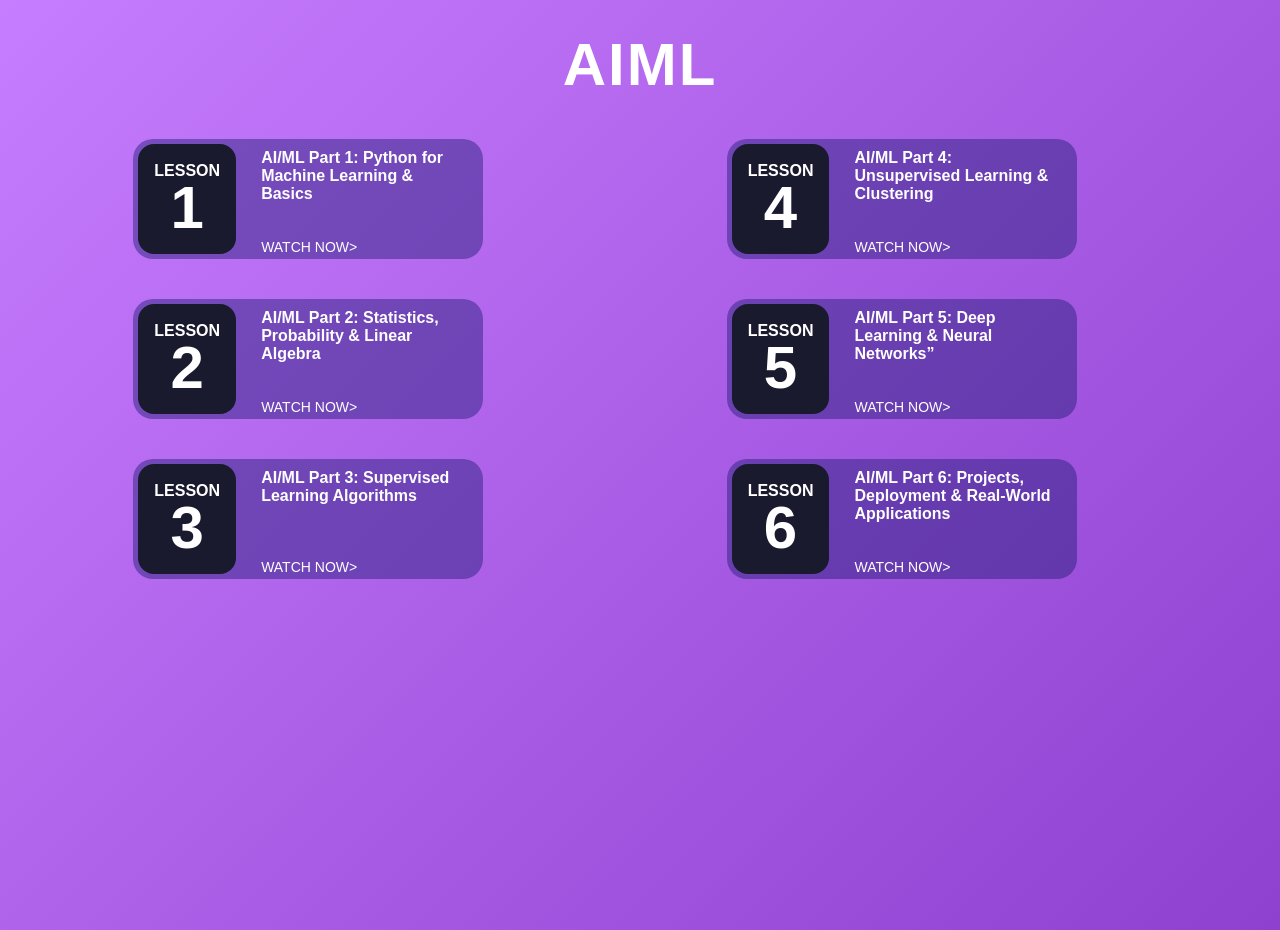
<file: aiml.html>
<!DOCTYPE html>
<html lang="en">
<head>
    <meta charset="UTF-8">
    <meta name="viewport" content="width=device-width, initial-scale=1.0">
    <title>AIML</title>
    <link rel="stylesheet" href="dsa.css">
    <link rel="preconnect" href="https://fonts.googleapis.com">
    <link rel="preconnect" href="https://fonts.gstatic.com" crossorigin>
    <link href="https://fonts.googleapis.com/css2?family=Permanent+Marker&family=Roboto:ital,wght@0,100..900;1,100..900&display=swap" rel="stylesheet">
</head>
<body>
    <div header="DSA">
        <h1>AIML</h1>
    </div>

    <div class="full-code">
        <div class="left-page">
            <div class="container">
                <div class="left">
                    <div class="lesson">
                        LESSON
                    </div> 
                    <div class="num">
                        1
                    </div>
                </div>

                <div class="right">
                    <div class="topic">
                       AI/ML Part 1: Python for Machine Learning & Basics
                    </div>
                    <div class="watch-link">
                        WATCH NOW>
                    </div>
                </div>
            </div>

            <div class="container">
                <div class="left">
                    <div class="lesson">
                        LESSON
                    </div> 
                    <div class="num">
                        2
                    </div>
                </div>

                <div class="right">
                    <div class="topic">
                        AI/ML Part 2: Statistics, Probability & Linear Algebra
                    </div>
                    <div class="watch-link">
                        WATCH NOW>
                    </div>
                </div>
            </div>

            <div class="container">
                <div class="left">
                    <div class="lesson">
                        LESSON
                    </div> 
                    <div class="num">
                        3
                    </div>
                </div>

                <div class="right">
                    <div class="topic">
                        AI/ML Part 3: Supervised Learning Algorithms
                    </div>
                    <div class="watch-link">
                        WATCH NOW>
                    </div>
                </div>
            </div>
        </div>


        <div class="right-page">
            <div class="container">
                <div class="left">
                    <div class="lesson">
                        LESSON
                    </div> 
                    <div class="num">
                        4
                    </div>
                </div>

                <div class="right">
                    <div class="topic">
                        AI/ML Part 4: Unsupervised Learning & Clustering
                    </div>
                    <div class="watch-link">
                        WATCH NOW>
                    </div>
                </div>
            </div>

            <div class="container">
                <div class="left">
                    <div class="lesson">
                        LESSON
                    </div> 
                    <div class="num">
                        5
                    </div>
                </div>

                <div class="right">
                    <div class="topic">
                        AI/ML Part 5: Deep Learning & Neural Networks”
                    </div>
                    <div class="watch-link">
                        WATCH NOW>
                    </div>
                </div>
            </div>

            <div class="container">
                <div class="left">
                    <div class="lesson">
                        LESSON
                    </div> 
                    <div class="num">
                        6
                    </div>
                </div>

                <div class="right">
                    <div class="topic">
                       AI/ML Part 6: Projects, Deployment & Real-World Applications
                    </div>
                    <div class="watch-link">
                        WATCH NOW>
                    </div>
                </div>
            </div>
        </div>
    </div>
</body>
</html>
</file>
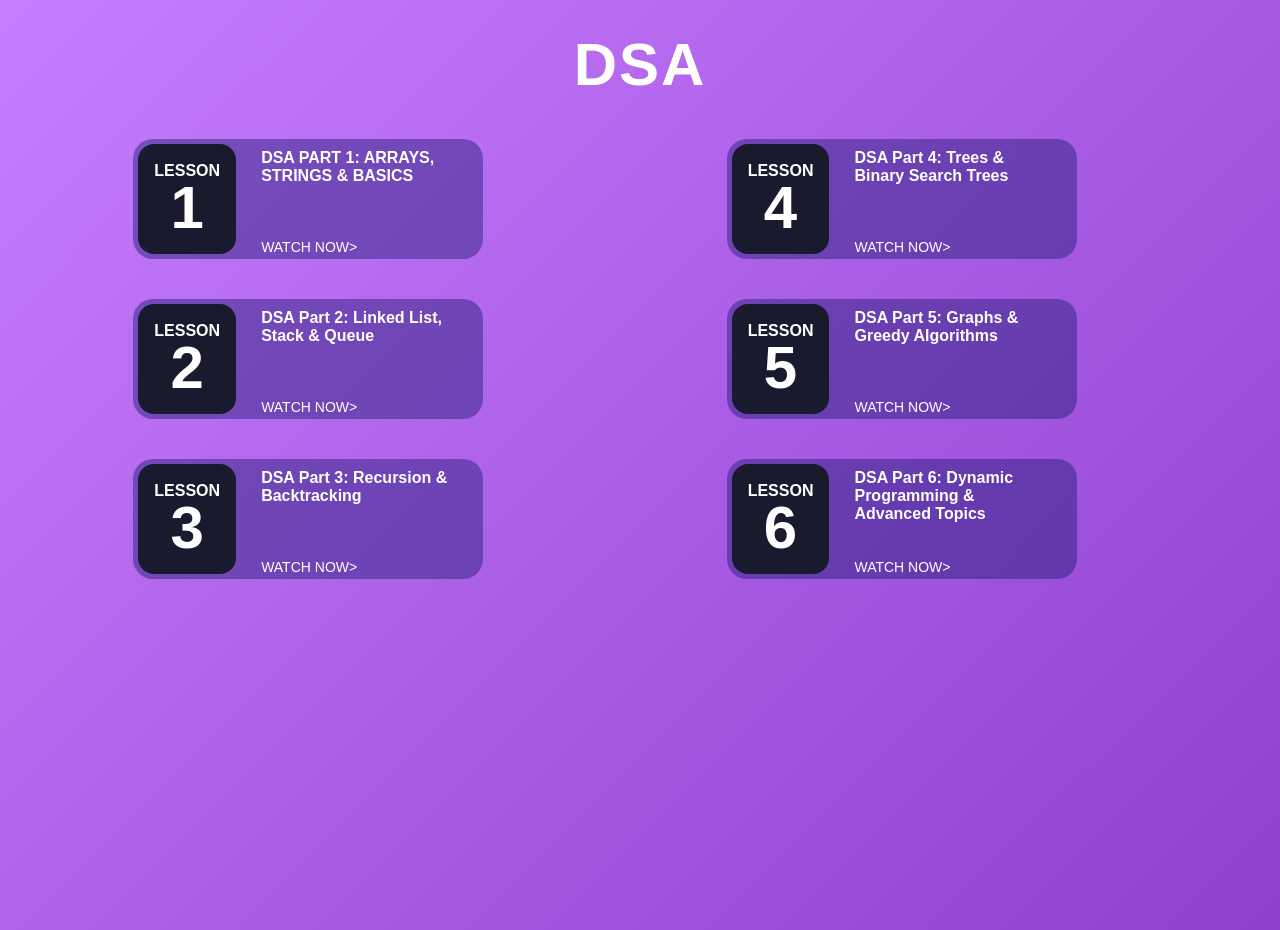
<file: dsa.html>
<!DOCTYPE html>
<html lang="en">
<head>
    <meta charset="UTF-8">
    <meta name="viewport" content="width=device-width, initial-scale=1.0">
    <title>DSA</title>
    <link rel="stylesheet" href="dsa.css">
    <link rel="preconnect" href="https://fonts.googleapis.com">
    <link rel="preconnect" href="https://fonts.gstatic.com" crossorigin>
    <link href="https://fonts.googleapis.com/css2?family=Permanent+Marker&family=Roboto:ital,wght@0,100..900;1,100..900&display=swap" rel="stylesheet">
</head>
<body>
    <div header="DSA">
        <h1>DSA</h1>
    </div>

    <div class="full-code">
        <div class="left-page">
            <div class="container">
                <div class="left">
                    <div class="lesson">
                        LESSON
                    </div> 
                    <div class="num">
                        1
                    </div>
                </div>

                <div class="right">
                    <div class="topic">
                        DSA PART 1: ARRAYS, STRINGS & BASICS
                    </div>
                    <div class="watch-link">
                        WATCH NOW>
                    </div>
                </div>
            </div>

            <div class="container">
                <div class="left">
                    <div class="lesson">
                        LESSON
                    </div> 
                    <div class="num">
                        2
                    </div>
                </div>

                <div class="right">
                    <div class="topic">
                        DSA Part 2: Linked List, Stack & Queue
                    </div>
                    <div class="watch-link">
                        WATCH NOW>
                    </div>
                </div>
            </div>

            <div class="container">
                <div class="left">
                    <div class="lesson">
                        LESSON
                    </div> 
                    <div class="num">
                        3
                    </div>
                </div>

                <div class="right">
                    <div class="topic">
                        DSA Part 3: Recursion & Backtracking
                    </div>
                    <div class="watch-link">
                        WATCH NOW>
                    </div>
                </div>
            </div>
        </div>


        <div class="right-page">
            <div class="container">
                <div class="left">
                    <div class="lesson">
                        LESSON
                    </div> 
                    <div class="num">
                        4
                    </div>
                </div>

                <div class="right">
                    <div class="topic">
                        DSA Part 4: Trees & Binary Search Trees
                    </div>
                    <div class="watch-link">
                        WATCH NOW>
                    </div>
                </div>
            </div>

            <div class="container">
                <div class="left">
                    <div class="lesson">
                        LESSON
                    </div> 
                    <div class="num">
                        5
                    </div>
                </div>

                <div class="right">
                    <div class="topic">
                        DSA Part 5: Graphs & Greedy Algorithms
                    </div>
                    <div class="watch-link">
                        WATCH NOW>
                    </div>
                </div>
            </div>

            <div class="container">
                <div class="left">
                    <div class="lesson">
                        LESSON
                    </div> 
                    <div class="num">
                        6
                    </div>
                </div>

                <div class="right">
                    <div class="topic">
                        DSA Part 6: Dynamic Programming & Advanced Topics
                    </div>
                    <div class="watch-link">
                        WATCH NOW>
                    </div>
                </div>
            </div>
        </div>
    </div>
</body>
</html>
</file>
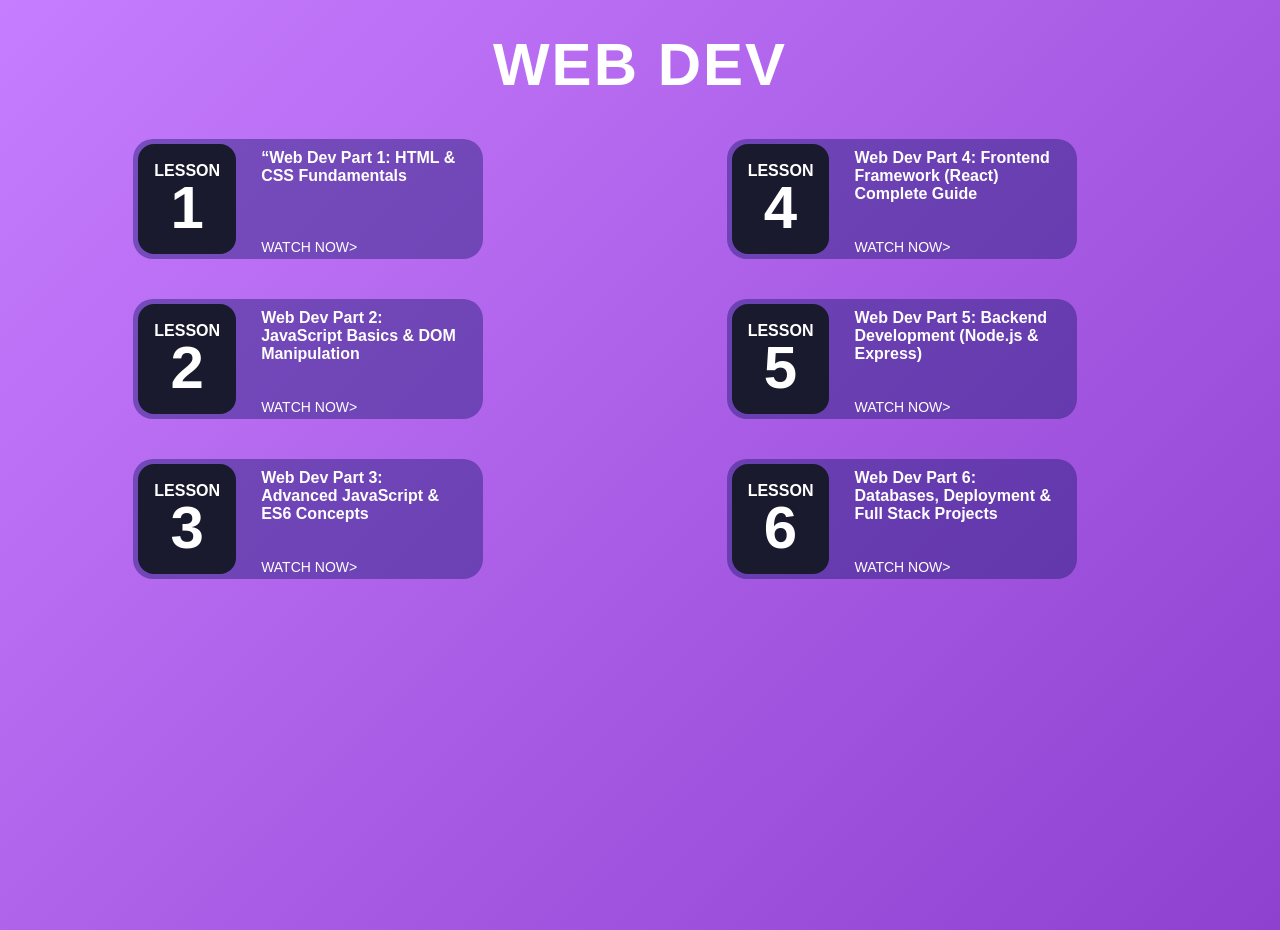
<file: webdev.html>
<!DOCTYPE html>
<html lang="en">
<head>
    <meta charset="UTF-8">
    <meta name="viewport" content="width=device-width, initial-scale=1.0">
    <title>Web Dev</title>
    <link rel="stylesheet" href="dsa.css">
    <link rel="preconnect" href="https://fonts.googleapis.com">
    <link rel="preconnect" href="https://fonts.gstatic.com" crossorigin>
    <link href="https://fonts.googleapis.com/css2?family=Permanent+Marker&family=Roboto:ital,wght@0,100..900;1,100..900&display=swap" rel="stylesheet">
</head>
<body>
    <div header="DSA">
        <h1>WEB DEV</h1>
    </div>

    <div class="full-code">
        <div class="left-page">
            <div class="container">
                <div class="left">
                    <div class="lesson">
                        LESSON
                    </div> 
                    <div class="num">
                        1
                    </div>
                </div>

                <div class="right">
                    <div class="topic">
                        “Web Dev Part 1: HTML & CSS Fundamentals
                    </div>
                    <div class="watch-link">
                        WATCH NOW>
                    </div>
                </div>
            </div>

            <div class="container">
                <div class="left">
                    <div class="lesson">
                        LESSON
                    </div> 
                    <div class="num">
                        2
                    </div>
                </div>

                <div class="right">
                    <div class="topic">
                        Web Dev Part 2: JavaScript Basics & DOM Manipulation
                    </div>
                    <div class="watch-link">
                        WATCH NOW>
                    </div>
                </div>
            </div>

            <div class="container">
                <div class="left">
                    <div class="lesson">
                        LESSON
                    </div> 
                    <div class="num">
                        3
                    </div>
                </div>

                <div class="right">
                    <div class="topic">
                        Web Dev Part 3: Advanced JavaScript & ES6 Concepts
                    </div>
                    <div class="watch-link">
                        WATCH NOW>
                    </div>
                </div>
            </div>
        </div>


        <div class="right-page">
            <div class="container">
                <div class="left">
                    <div class="lesson">
                        LESSON
                    </div> 
                    <div class="num">
                        4
                    </div>
                </div>

                <div class="right">
                    <div class="topic">
                        Web Dev Part 4: Frontend Framework (React) Complete Guide
                    </div>
                    <div class="watch-link">
                        WATCH NOW>
                    </div>
                </div>
            </div>

            <div class="container">
                <div class="left">
                    <div class="lesson">
                        LESSON
                    </div> 
                    <div class="num">
                        5
                    </div>
                </div>

                <div class="right">
                    <div class="topic">
                        Web Dev Part 5: Backend Development (Node.js & Express)
                    </div>
                    <div class="watch-link">
                        WATCH NOW>
                    </div>
                </div>
            </div>

            <div class="container">
                <div class="left">
                    <div class="lesson">
                        LESSON
                    </div> 
                    <div class="num">
                        6
                    </div>
                </div>

                <div class="right">
                    <div class="topic">
                        Web Dev Part 6: Databases, Deployment & Full Stack Projects
                    </div>
                    <div class="watch-link">
                        WATCH NOW>
                    </div>
                </div>
            </div>
        </div>
    </div>
</body>
</html>
</file>
<file: dsa.css>
*{
    margin:0;
    padding:0;
    box-sizing:border-box;
}

:root {
  --dark-amethyst: #10002b;
  --dark-amethyst-2: #240046;
  --indigo-ink: #3c096c;
  --indigo-velvet: #5a189a;
  --royal-violet: #7b2cbf;
  --lavender-purple: #9d4edd;
  --mauve-magic: #c77dff;
  --mauve: #e0aaff;
}

.full-code{
    display:flex;
    justify-content: space-evenly;
}

.left-page{
    margin-top:20px;
    display:flex;
    flex-direction:column;
    width:500px;
    gap:20px;
}

.right-page{
    margin-top:20px;
    display:flex;
    flex-direction:column;
    width:500px;
    gap:20px;
}

body{
    margin:0;
    min-height: 100vh;

    font-family: sans-serif;
    
    background: linear-gradient(
    -45deg,
    var(--dark-amethyst),
    var(--indigo-ink),
    var(--royal-violet),
    var(--mauve-magic)
  );

  background-size: 400% 400%;
  animation: gradientMove 10s ease infinite;
}

@keyframes gradientMove {
  0% {
    background-position: 0% 50%;
  }
  25% {
    background-position: 50% 100%;
  }
  50% {
    background-position: 100% 50%;
  }
  75% {
    background-position: 50% 0%;
  }
  100% {
    background-position: 0% 50%;
  }
}
    



h1{
    font-size:60px;
    text-align:center;
    margin-top:30px;
    color:white;
    letter-spacing:2px;
    font-family: 'Permanent Marker', sans-serif ;
}

.container{
    background-color: rgb(25, 25, 112,0.44);
    display:flex;
    gap:20px;
    height:120px;
    width:350px;
    color:white;
    margin-top:20px;
    margin-left:40px;
    border-radius:20px;
}

.left{
    background-color: #1a1a2e;
    display:flex;
    height:110px;
    margin-top:0;
    margin:5px;
    padding:16px;
    border-radius:16px;
    text-align:center;
    line-height:22px;
    font-weight:900;
    flex-direction:column;
    gap:15px;
}

.num{
    display:flex;
    justify-content: center;
    font-size:60px;
}

.right{
    display:flex;
    flex-direction:column;
    justify-content: center;
    gap:30px;
}

.topic{
    display:flex;
    flex:1;
    min-width: 0;
    padding-top:10px;
    width:200px;
    font-weight:650;
}

.watch-link{
    padding-bottom:4px;
    font-size:14px;
    cursor:pointer;
    white-space: nowrap;
}

.watch-link:hover{
    text-decoration: underline;
    color:skyblue;
}


.container:hover{
    transform:scale(1.1);
    transition:all 0.4s ease;
    box-shadow:
    0 0 15px var(--mauve-magic),
    0 0 30px var(--mauve-magic),
    0 0 60px var(--lavender-purple),
    0 0 100px rgba(199, 125, 255, 0.6);
}
</file>
